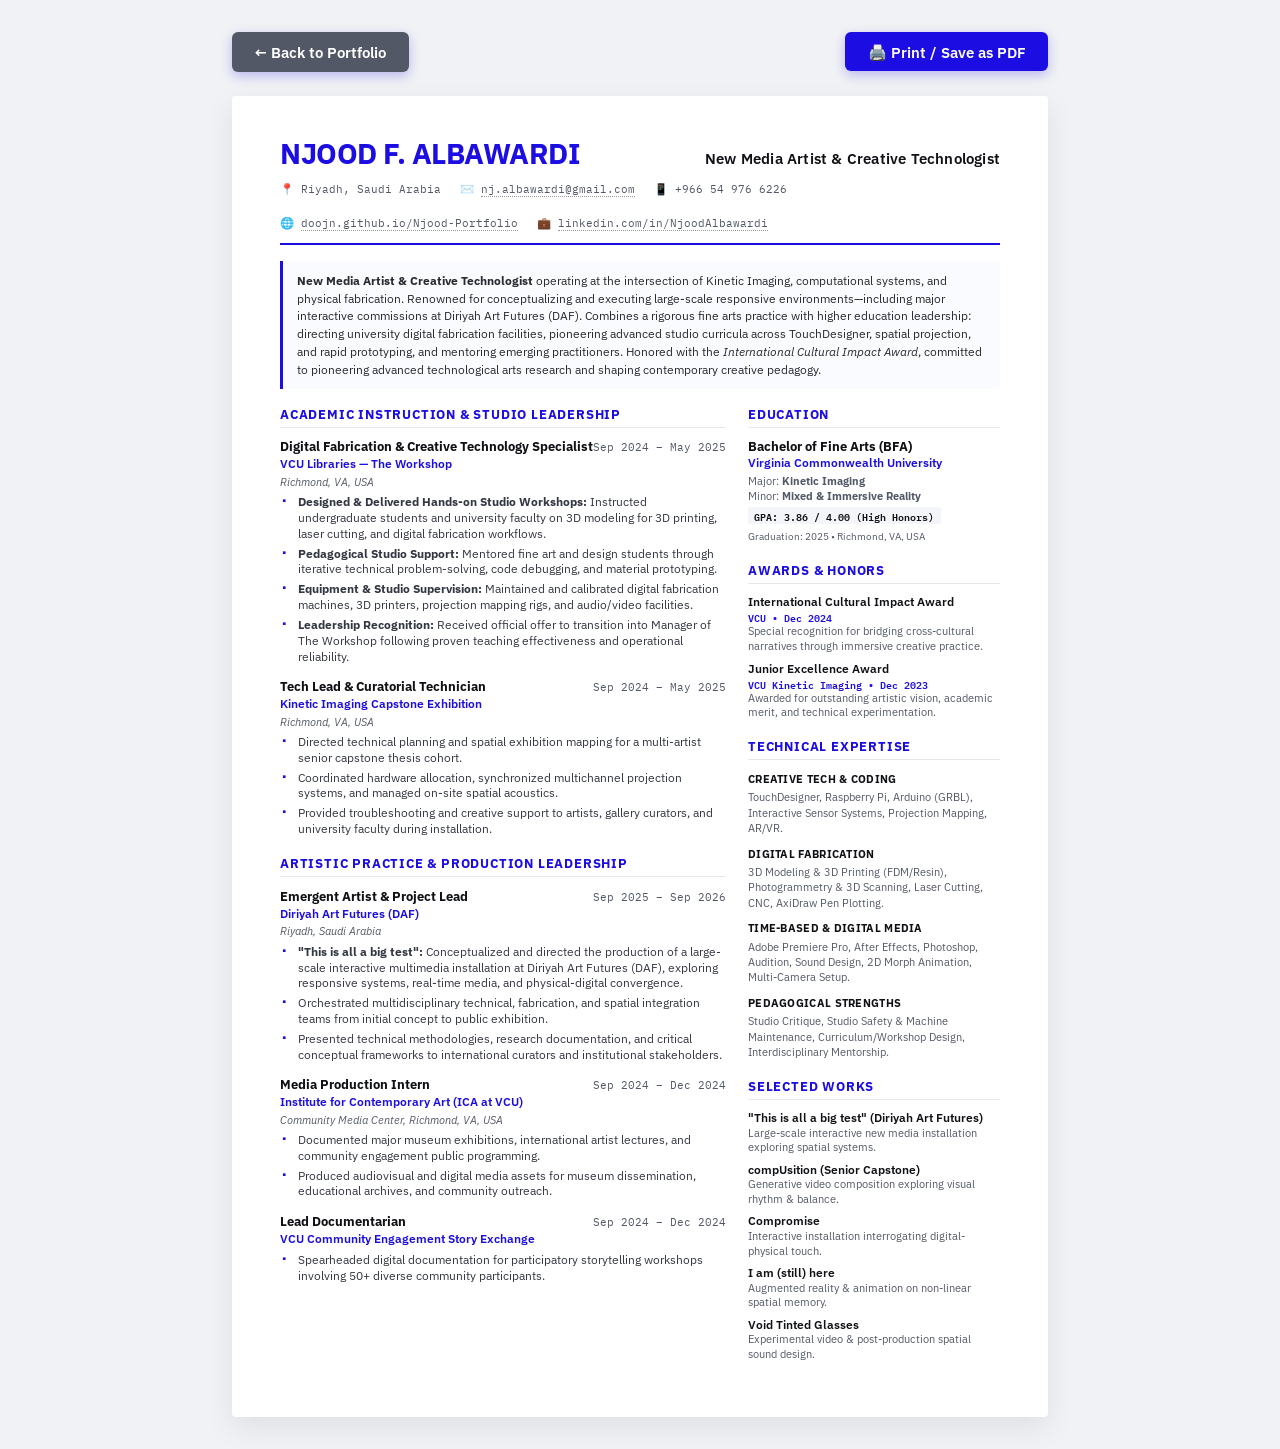
<file: resume.html>
<!DOCTYPE html>
<html lang="en">
<head>
    <meta charset="UTF-8">
    <meta name="viewport" content="width=device-width, initial-scale=1.0">
    <title>Njood F. Albawardi — CV / Resume (Artist & Educator)</title>
    <link rel="preconnect" href="https://fonts.googleapis.com">
    <link rel="preconnect" href="https://fonts.gstatic.com" crossorigin>
    <link href="https://fonts.googleapis.com/css2?family=IBM+Plex+Sans:ital,wght@0,300;0,400;0,500;0,600;0,700;1,400&family=IBM+Plex+Mono:wght@400;500&display=swap" rel="stylesheet">
    <style>
        @page {
            size: letter portrait;
            margin: 0.5in 0.55in;
        }

        :root {
            --primary: #1c0de2;
            --dark: #0f1115;
            --text-muted: #525866;
            --line-color: #e4e7ec;
            --bg-pill: #f4f5f8;
            --font-sans: 'IBM Plex Sans', -apple-system, BlinkMacSystemFont, sans-serif;
            --font-mono: 'IBM Plex Mono', monospace;
        }

        * {
            box-sizing: border-box;
            margin: 0;
            padding: 0;
        }

        body {
            font-family: var(--font-sans);
            color: var(--dark);
            background-color: #ffffff;
            line-height: 1.35;
            font-size: 9.5pt;
            -webkit-print-color-adjust: exact;
            print-color-adjust: exact;
        }

        .resume-container {
            max-width: 8.5in;
            margin: 0 auto;
            padding: 0.4in 0.5in;
        }

        @media screen {
            body {
                background-color: #f0f2f5;
                padding: 2rem 1rem;
            }
            .resume-container {
                background: #ffffff;
                box-shadow: 0 10px 30px rgba(0,0,0,0.08);
                border-radius: 4px;
                min-height: 11in;
            }
            .print-btn-bar {
                max-width: 8.5in;
                margin: 0 auto 1.5rem auto;
                display: flex;
                justify-content: space-between;
                align-items: center;
            }
            .btn {
                background: var(--primary);
                color: white;
                border: none;
                padding: 0.6rem 1.4rem;
                font-family: var(--font-sans);
                font-weight: 600;
                font-size: 0.95rem;
                border-radius: 6px;
                cursor: pointer;
                text-decoration: none;
                display: inline-flex;
                align-items: center;
                gap: 0.5rem;
                box-shadow: 0 4px 12px rgba(28, 13, 226, 0.25);
            }
            .btn:hover {
                background: #1408b8;
            }
        }

        @media print {
            .print-btn-bar {
                display: none !important;
            }
            .resume-container {
                padding: 0;
                box-shadow: none;
            }
        }

        /* Header */
        header {
            border-bottom: 2px solid var(--primary);
            padding-bottom: 0.8rem;
            margin-bottom: 1rem;
        }

        .header-top {
            display: flex;
            justify-content: space-between;
            align-items: baseline;
            flex-wrap: wrap;
            gap: 0.5rem;
        }

        h1.name {
            font-size: 22pt;
            font-weight: 700;
            letter-spacing: -0.5px;
            color: var(--primary);
            text-transform: uppercase;
        }

        .title-badge {
            font-size: 11.5pt;
            font-weight: 600;
            color: var(--dark);
            letter-spacing: 0.2px;
        }

        .contact-bar {
            display: flex;
            flex-wrap: wrap;
            gap: 1.2rem;
            margin-top: 0.45rem;
            font-size: 8.5pt;
            color: var(--text-muted);
            font-family: var(--font-mono);
        }

        .contact-bar a {
            color: inherit;
            text-decoration: none;
            border-bottom: 1px dotted #999;
        }

        .contact-bar a:hover {
            color: var(--primary);
            border-bottom-color: var(--primary);
        }

        /* Summary / Statement */
        .statement-section {
            margin-bottom: 1rem;
            background: #fafbff;
            border-left: 3px solid var(--primary);
            padding: 0.65rem 0.85rem;
            border-radius: 0 4px 4px 0;
        }

        .statement-text {
            font-size: 9.2pt;
            line-height: 1.45;
            color: #272a31;
        }

        /* Two-Column Grid */
        .main-layout {
            display: grid;
            grid-template-columns: 62% 35%;
            gap: 3%;
        }

        /* Section Headings */
        .section-title {
            font-size: 10pt;
            font-weight: 700;
            text-transform: uppercase;
            letter-spacing: 0.8px;
            color: var(--primary);
            border-bottom: 1px solid var(--line-color);
            padding-bottom: 0.25rem;
            margin-bottom: 0.65rem;
            display: flex;
            align-items: center;
            gap: 0.4rem;
        }

        .section-block {
            margin-bottom: 1.1rem;
        }

        /* Entry Items */
        .entry {
            margin-bottom: 0.85rem;
        }

        .entry-header {
            display: flex;
            justify-content: space-between;
            align-items: baseline;
            margin-bottom: 0.15rem;
        }

        .entry-title {
            font-size: 9.5pt;
            font-weight: 700;
            color: var(--dark);
        }

        .entry-org {
            font-size: 9pt;
            font-weight: 600;
            color: var(--primary);
        }

        .entry-date {
            font-size: 8pt;
            font-family: var(--font-mono);
            color: var(--text-muted);
            white-space: nowrap;
        }

        .entry-location {
            font-size: 8pt;
            color: var(--text-muted);
            font-style: italic;
        }

        .bullets {
            list-style: none;
            padding-left: 0;
            margin-top: 0.3rem;
        }

        .bullets li {
            position: relative;
            padding-left: 1.1rem;
            margin-bottom: 0.25rem;
            font-size: 8.8pt;
            line-height: 1.35;
            color: #333742;
        }

        .bullets li::before {
            content: '▪';
            position: absolute;
            left: 0.15rem;
            color: var(--primary);
            font-size: 8pt;
            top: -0.05rem;
        }

        /* Right Column specific styles */
        .edu-degree {
            font-size: 9.5pt;
            font-weight: 700;
            color: var(--dark);
        }
        .edu-inst {
            font-size: 9pt;
            color: var(--primary);
            font-weight: 600;
        }
        .edu-meta {
            font-size: 8.3pt;
            color: var(--text-muted);
            margin-top: 0.15rem;
        }
        .edu-gpa {
            display: inline-block;
            background: var(--bg-pill);
            padding: 0.1rem 0.4rem;
            border-radius: 3px;
            font-family: var(--font-mono);
            font-size: 7.8pt;
            font-weight: 600;
            color: var(--dark);
            margin-top: 0.2rem;
        }

        /* Skills groups */
        .skill-group {
            margin-bottom: 0.65rem;
        }
        .skill-group-title {
            font-size: 8.5pt;
            font-weight: 700;
            color: var(--dark);
            text-transform: uppercase;
            letter-spacing: 0.3px;
            margin-bottom: 0.2rem;
        }
        .skill-items {
            font-size: 8.5pt;
            color: var(--text-muted);
            line-height: 1.35;
        }

        /* Awards & Honors */
        .award-item {
            margin-bottom: 0.5rem;
        }
        .award-name {
            font-weight: 600;
            font-size: 8.8pt;
            color: var(--dark);
        }
        .award-date {
            font-size: 7.8pt;
            font-family: var(--font-mono);
            color: var(--primary);
            font-weight: 600;
        }
        .award-desc {
            font-size: 8pt;
            color: var(--text-muted);
        }

        /* Core Selected Works / Exhibitions */
        .work-item {
            margin-bottom: 0.45rem;
        }
        .work-title {
            font-weight: 600;
            font-size: 8.7pt;
            color: var(--dark);
        }
        .work-desc {
            font-size: 8pt;
            color: var(--text-muted);
        }
    </style>
</head>
<body>

    <div class="print-btn-bar">
        <a href="index.html" class="btn" style="background:#525866;">← Back to Portfolio</a>
        <button onclick="window.print()" class="btn">🖨️ Print / Save as PDF</button>
    </div>

    <div class="resume-container">
        <!-- Header -->
        <header>
            <div class="header-top">
                <h1 class="name">Njood F. Albawardi</h1>
                <div class="title-badge">New Media Artist & Creative Technologist</div>
            </div>
            <div class="contact-bar">
                <span>📍 Riyadh, Saudi Arabia</span>
                <span>✉️ <a href="mailto:nj.albawardi@gmail.com">nj.albawardi@gmail.com</a></span>
                <span>📱 +966 54 976 6226</span>
                <span>🌐 <a href="https://doojn.github.io/Njood-Portfolio/" target="_blank">doojn.github.io/Njood-Portfolio</a></span>
                <span>💼 <a href="https://linkedin.com/in/NjoodAlbawardi" target="_blank">linkedin.com/in/NjoodAlbawardi</a></span>
            </div>
        </header>

        <!-- Academic / Pedagogical Statement -->
        <section class="statement-section">
            <p class="statement-text">
                <strong>New Media Artist & Creative Technologist</strong> operating at the intersection of Kinetic Imaging, computational systems, and physical fabrication. Renowned for conceptualizing and executing large-scale responsive environments—including major interactive commissions at Diriyah Art Futures (DAF). Combines a rigorous fine arts practice with higher education leadership: directing university digital fabrication facilities, pioneering advanced studio curricula across TouchDesigner, spatial projection, and rapid prototyping, and mentoring emerging practitioners. Honored with the <em>International Cultural Impact Award</em>, committed to pioneering advanced technological arts research and shaping contemporary creative pedagogy.
            </p>
        </section>

        <!-- Two Column Content -->
        <div class="main-layout">
            <!-- Left Column: Teaching, Artistic Production & Leadership -->
            <div class="left-col">

                <!-- Academic & Studio Teaching Experience -->
                <div class="section-block">
                    <h2 class="section-title">Academic Instruction & Studio Leadership</h2>

                    <div class="entry">
                        <div class="entry-header">
                            <div>
                                <span class="entry-title">Digital Fabrication & Creative Technology Specialist</span><br>
                                <span class="entry-org">VCU Libraries — The Workshop</span>
                            </div>
                            <div class="entry-date">Sep 2024 – May 2025</div>
                        </div>
                        <div class="entry-location">Richmond, VA, USA</div>
                        <ul class="bullets">
                            <li><strong>Designed & Delivered Hands-on Studio Workshops:</strong> Instructed undergraduate students and university faculty on 3D modeling for 3D printing, laser cutting, and digital fabrication workflows.</li>
                            <li><strong>Pedagogical Studio Support:</strong> Mentored fine art and design students through iterative technical problem-solving, code debugging, and material prototyping.</li>
                            <li><strong>Equipment & Studio Supervision:</strong> Maintained and calibrated digital fabrication machines, 3D printers, projection mapping rigs, and audio/video facilities.</li>
                            <li><strong>Leadership Recognition:</strong> Received official offer to transition into Manager of The Workshop following proven teaching effectiveness and operational reliability.</li>
                        </ul>
                    </div>

                    <div class="entry">
                        <div class="entry-header">
                            <div>
                                <span class="entry-title">Tech Lead & Curatorial Technician</span><br>
                                <span class="entry-org">Kinetic Imaging Capstone Exhibition</span>
                            </div>
                            <div class="entry-date">Sep 2024 – May 2025</div>
                        </div>
                        <div class="entry-location">Richmond, VA, USA</div>
                        <ul class="bullets">
                            <li>Directed technical planning and spatial exhibition mapping for a multi-artist senior capstone thesis cohort.</li>
                            <li>Coordinated hardware allocation, synchronized multichannel projection systems, and managed on-site spatial acoustics.</li>
                            <li>Provided troubleshooting and creative support to artists, gallery curators, and university faculty during installation.</li>
                        </ul>
                    </div>
                </div>

                <!-- Artistic Practice & Production Experience -->
                <div class="section-block">
                    <h2 class="section-title">Artistic Practice & Production Leadership</h2>

                    <div class="entry">
                        <div class="entry-header">
                            <div>
                                <span class="entry-title">Emergent Artist & Project Lead</span><br>
                                <span class="entry-org">Diriyah Art Futures (DAF)</span>
                            </div>
                            <div class="entry-date">Sep 2025 – Sep 2026</div>
                        </div>
                        <div class="entry-location">Riyadh, Saudi Arabia</div>
                        <ul class="bullets">
                            <li><strong>"This is all a big test":</strong> Conceptualized and directed the production of a large-scale interactive multimedia installation at Diriyah Art Futures (DAF), exploring responsive systems, real-time media, and physical-digital convergence.</li>
                            <li>Orchestrated multidisciplinary technical, fabrication, and spatial integration teams from initial concept to public exhibition.</li>
                            <li>Presented technical methodologies, research documentation, and critical conceptual frameworks to international curators and institutional stakeholders.</li>
                        </ul>
                    </div>

                    <div class="entry">
                        <div class="entry-header">
                            <div>
                                <span class="entry-title">Media Production Intern</span><br>
                                <span class="entry-org">Institute for Contemporary Art (ICA at VCU)</span>
                            </div>
                            <div class="entry-date">Sep 2024 – Dec 2024</div>
                        </div>
                        <div class="entry-location">Community Media Center, Richmond, VA, USA</div>
                        <ul class="bullets">
                            <li>Documented major museum exhibitions, international artist lectures, and community engagement public programming.</li>
                            <li>Produced audiovisual and digital media assets for museum dissemination, educational archives, and community outreach.</li>
                        </ul>
                    </div>

                    <div class="entry">
                        <div class="entry-header">
                            <div>
                                <span class="entry-title">Lead Documentarian</span><br>
                                <span class="entry-org">VCU Community Engagement Story Exchange</span>
                            </div>
                            <div class="entry-date">Sep 2024 – Dec 2024</div>
                        </div>
                        <ul class="bullets">
                            <li>Spearheaded digital documentation for participatory storytelling workshops involving 50+ diverse community participants.</li>
                        </ul>
                    </div>
                </div>

            </div>

            <!-- Right Column: Education, Awards, Studio Skills, Selected Works -->
            <div class="right-col">

                <!-- Education -->
                <div class="section-block">
                    <h2 class="section-title">Education</h2>
                    <div class="edu-degree">Bachelor of Fine Arts (BFA)</div>
                    <div class="edu-inst">Virginia Commonwealth University</div>
                    <div class="edu-meta">Major: <strong>Kinetic Imaging</strong><br>
                    Minor: <strong>Mixed & Immersive Reality</strong></div>
                    <div class="edu-gpa">GPA: 3.86 / 4.00 (High Honors)</div>
                    <div class="edu-meta" style="margin-top:0.3rem; font-size:7.8pt;">Graduation: 2025 • Richmond, VA, USA</div>
                </div>

                <!-- Honors & Awards -->
                <div class="section-block">
                    <h2 class="section-title">Awards & Honors</h2>
                    <div class="award-item">
                        <div class="award-name">International Cultural Impact Award</div>
                        <div class="award-date">VCU • Dec 2024</div>
                        <div class="award-desc">Special recognition for bridging cross-cultural narratives through immersive creative practice.</div>
                    </div>
                    <div class="award-item">
                        <div class="award-name">Junior Excellence Award</div>
                        <div class="award-date">VCU Kinetic Imaging • Dec 2023</div>
                        <div class="award-desc">Awarded for outstanding artistic vision, academic merit, and technical experimentation.</div>
                    </div>
                </div>

                <!-- Technical & Pedagogical Competencies -->
                <div class="section-block">
                    <h2 class="section-title">Technical Expertise</h2>
                    
                    <div class="skill-group">
                        <div class="skill-group-title">Creative Tech & Coding</div>
                        <div class="skill-items">TouchDesigner, Raspberry Pi, Arduino (GRBL), Interactive Sensor Systems, Projection Mapping, AR/VR.</div>
                    </div>

                    <div class="skill-group">
                        <div class="skill-group-title">Digital Fabrication</div>
                        <div class="skill-items">3D Modeling & 3D Printing (FDM/Resin), Photogrammetry & 3D Scanning, Laser Cutting, CNC, AxiDraw Pen Plotting.</div>
                    </div>

                    <div class="skill-group">
                        <div class="skill-group-title">Time-Based & Digital Media</div>
                        <div class="skill-items">Adobe Premiere Pro, After Effects, Photoshop, Audition, Sound Design, 2D Morph Animation, Multi-Camera Setup.</div>
                    </div>

                    <div class="skill-group">
                        <div class="skill-group-title">Pedagogical Strengths</div>
                        <div class="skill-items">Studio Critique, Studio Safety & Machine Maintenance, Curriculum/Workshop Design, Interdisciplinary Mentorship.</div>
                    </div>
                </div>

                <!-- Selected Artistic Works -->
                <div class="section-block">
                    <h2 class="section-title">Selected Works</h2>
                    <div class="work-item">
                        <div class="work-title">"This is all a big test" (Diriyah Art Futures)</div>
                        <div class="work-desc">Large-scale interactive new media installation exploring spatial systems.</div>
                    </div>
                    <div class="work-item">
                        <div class="work-title">compUsition (Senior Capstone)</div>
                        <div class="work-desc">Generative video composition exploring visual rhythm & balance.</div>
                    </div>
                    <div class="work-item">
                        <div class="work-title">Compromise</div>
                        <div class="work-desc">Interactive installation interrogating digital-physical touch.</div>
                    </div>
                    <div class="work-item">
                        <div class="work-title">I am (still) here</div>
                        <div class="work-desc">Augmented reality & animation on non-linear spatial memory.</div>
                    </div>
                    <div class="work-item">
                        <div class="work-title">Void Tinted Glasses</div>
                        <div class="work-desc">Experimental video & post-production spatial sound design.</div>
                    </div>
                </div>

            </div>
        </div>
    </div>

</body>
</html>
</file>
